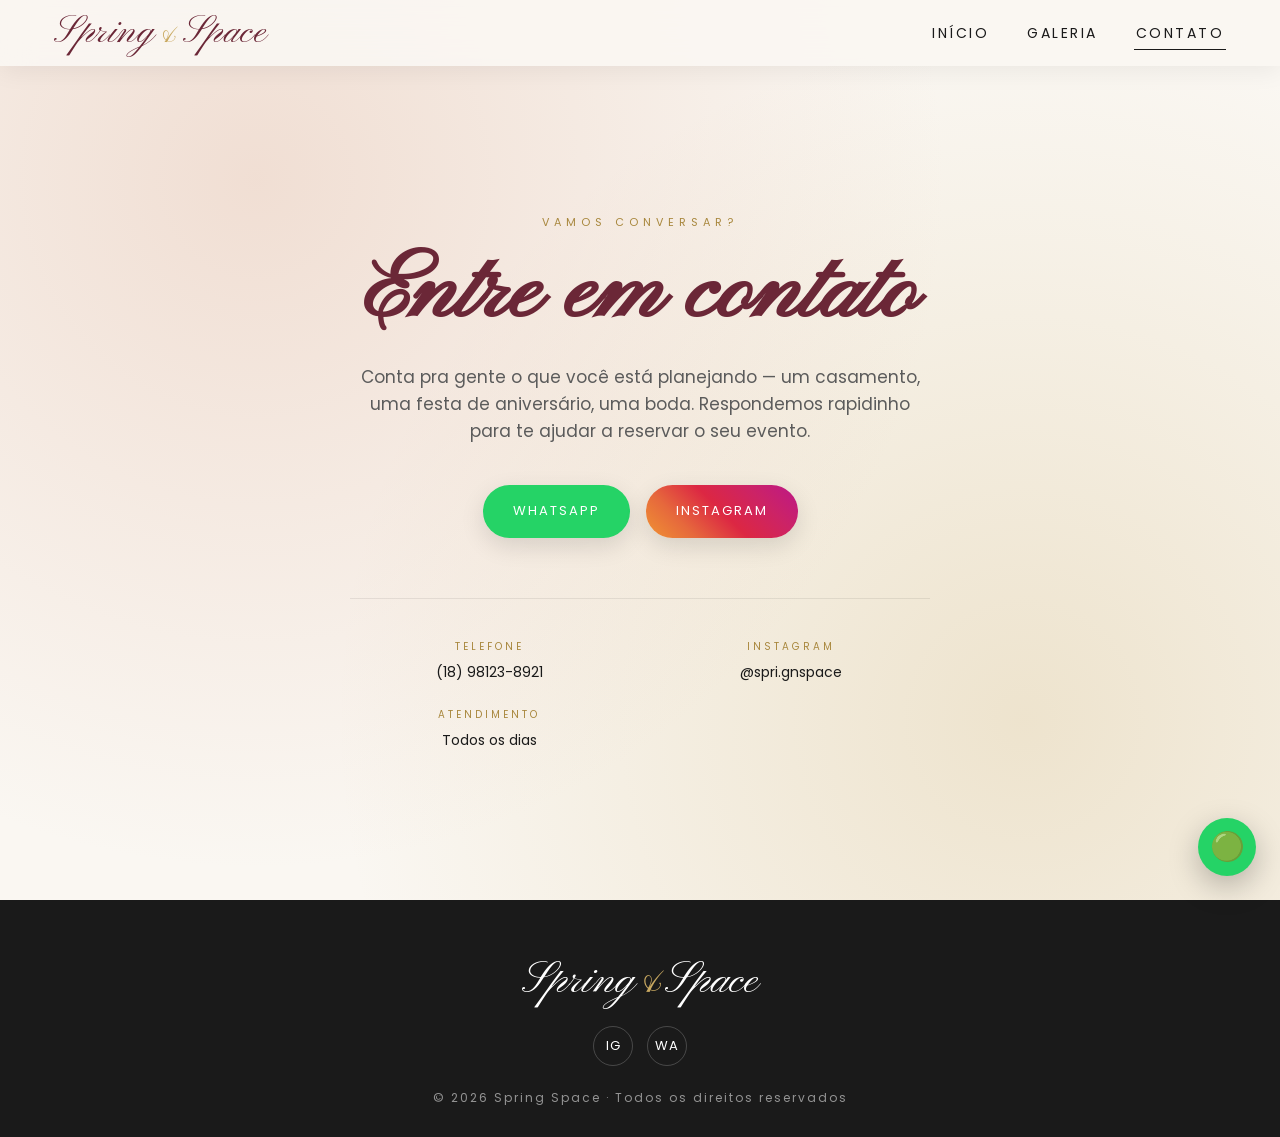
<file: contato.html>
<!DOCTYPE html>
<html lang="pt-br">
<head>
<meta charset="UTF-8">
<meta name="viewport" content="width=device-width, initial-scale=1">
<title>Contato · Spring Space</title>
<meta name="description" content="Entre em contato com o Spring Space pelo WhatsApp ou Instagram e agende uma visita ao espaço.">

<link rel="preconnect" href="https://fonts.googleapis.com">
<link rel="preconnect" href="https://fonts.gstatic.com" crossorigin>
<link href="https://fonts.googleapis.com/css2?family=Playfair+Display:ital,wght@0,400;0,500;0,600;1,400&family=Pinyon+Script&family=Great+Vibes&family=Poppins:wght@300;400;500;600&display=swap" rel="stylesheet">

<link rel="stylesheet" href="css/style.css">
</head>
<body>

<header id="site-header" class="scrolled">
    <div class="logo"><a href="index.html">Spring<span class="amp">&amp;</span>Space</a></div>
    <button class="burger" id="burger" aria-label="Abrir menu"><span></span><span></span><span></span></button>
    <nav id="site-nav">
        <a href="index.html">Início</a>
        <a href="galeria.html">Galeria</a>
        <a href="contato.html" class="active">Contato</a>
    </nav>
</header>

<section class="contato">
    <div class="contato-card reveal">
        <span class="eyebrow">Vamos conversar?</span>
        <h2>Entre em contato</h2>
        <p>Conta pra gente o que você está planejando — um casamento, uma festa de aniversário, uma boda. Respondemos rapidinho para te ajudar a reservar o seu evento.</p>

        <div class="contato-buttons">
            <a href="https://wa.me/5518981238921" class="btn-contato whats" target="_blank" rel="noopener">
                <span>WhatsApp</span>
            </a>
            <a href="https://www.instagram.com/spri.gnspace" class="btn-contato insta" target="_blank" rel="noopener">
                <span>Instagram</span>
            </a>
        </div>

        <div class="contato-info">
            <div>
                <div class="label">Telefone</div>
                <div class="value">(18) 98123-8921</div>
            </div>
            <div>
                <div class="label">Instagram</div>
                <div class="value">@spri.gnspace</div>
            </div>
            <div>
                <div class="label">Atendimento</div>
                <div class="value">Todos os dias</div>
            </div>
        </div>
    </div>
</section>

<footer>
    <div class="foot-sig">Spring<span class="amp">&amp;</span>Space</div>
    <div class="socials">
        <a href="https://www.instagram.com/spri.gnspace" target="_blank" rel="noopener">IG</a>
        <a href="https://wa.me/5518981238921" target="_blank" rel="noopener">WA</a>
    </div>
    <p class="copy">© <span id="year">2026</span> Spring Space · Todos os direitos reservados</p>
</footer>

<a href="https://wa.me/5518981238921" class="whatsapp-float" target="_blank" rel="noopener" aria-label="WhatsApp">🟢</a>
<button class="back-top" aria-label="Voltar ao topo" title="Voltar ao topo">↑</button>

<script src="js/script.js"></script>
</body>
</html>
</file>
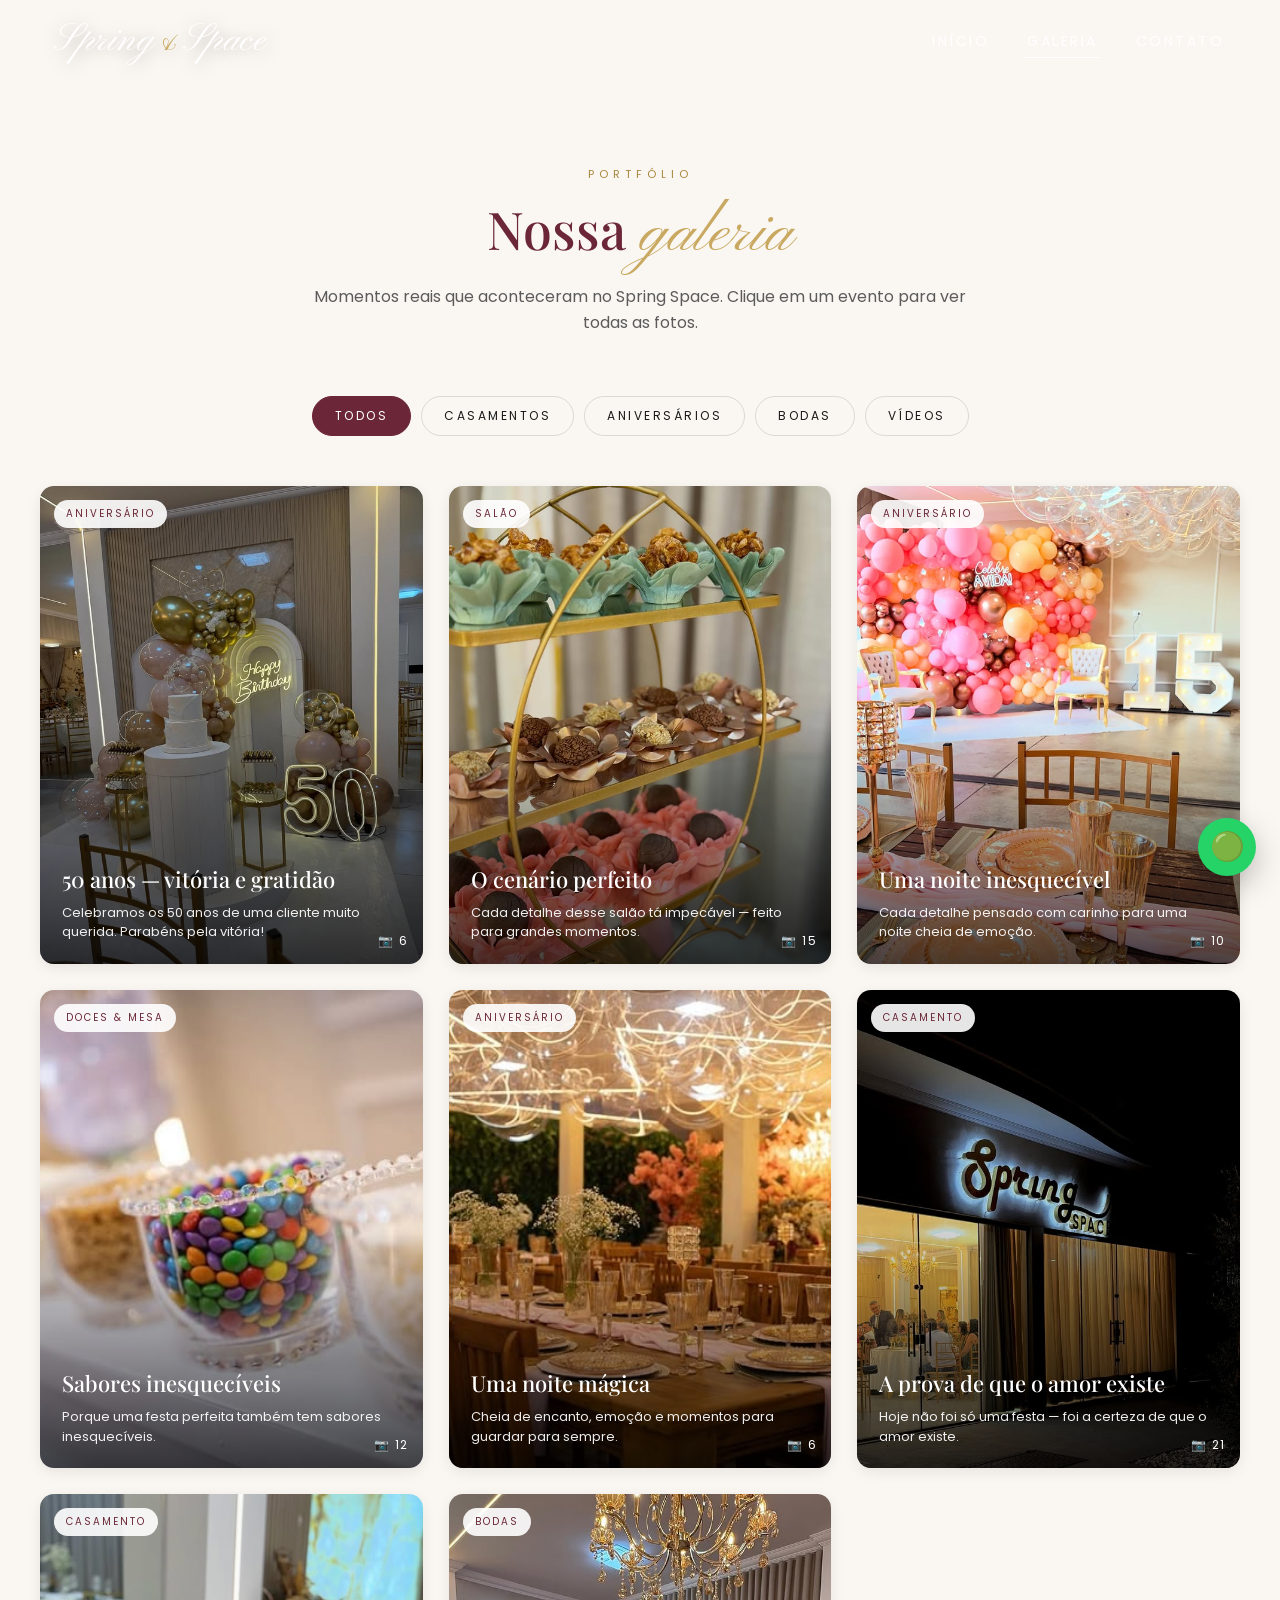
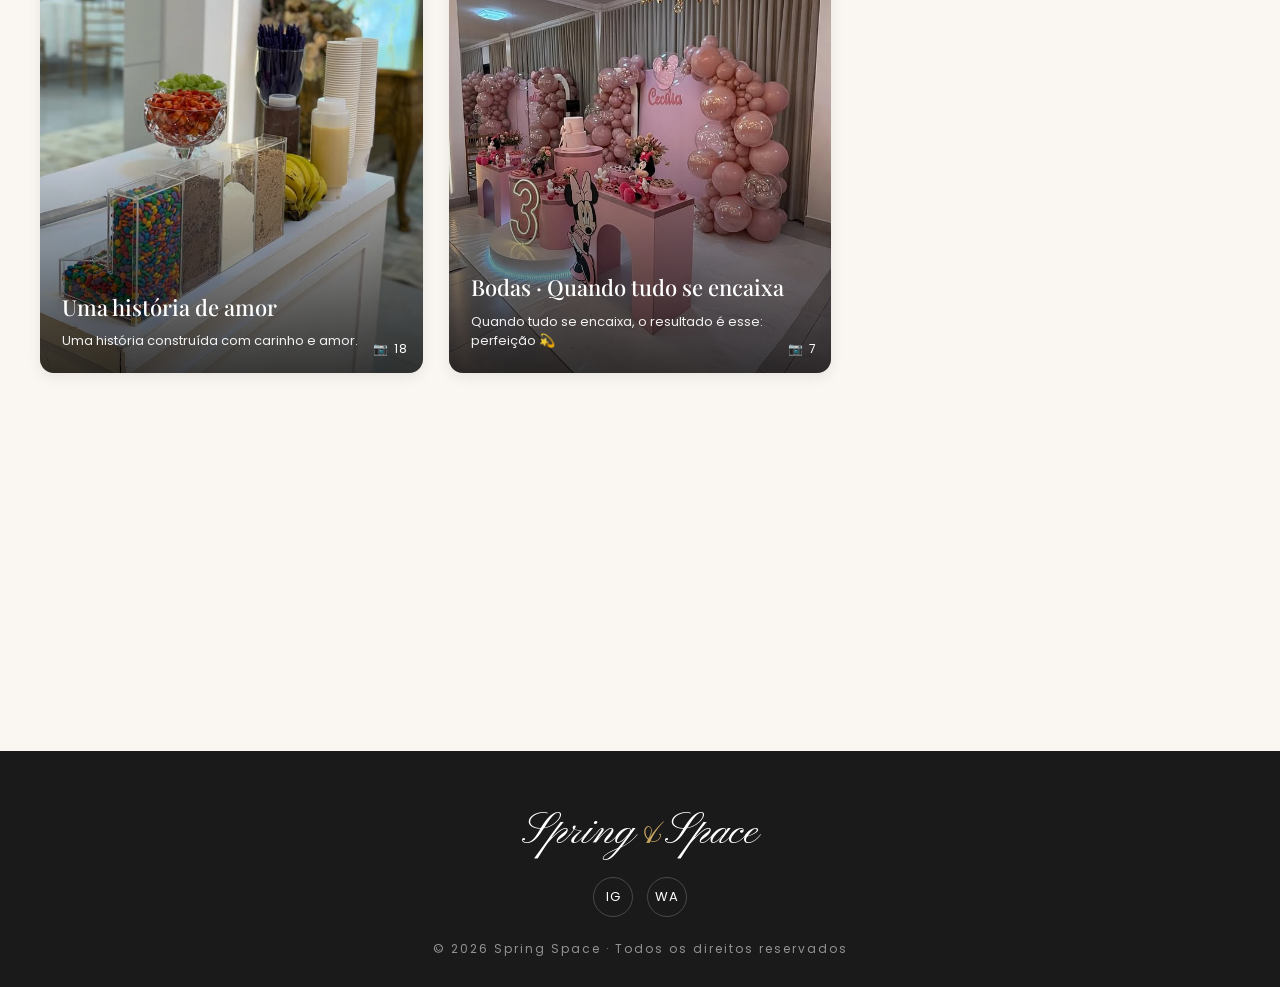
<file: galeria.html>
<!DOCTYPE html>
<html lang="pt-br">
<head>
<meta charset="UTF-8">
<meta name="viewport" content="width=device-width, initial-scale=1">
<title>Galeria · Spring Space</title>
<meta name="description" content="Confira as celebrações que aconteceram no Spring Space: casamentos, aniversários, bodas e festas.">

<link rel="preconnect" href="https://fonts.googleapis.com">
<link rel="preconnect" href="https://fonts.gstatic.com" crossorigin>
<link href="https://fonts.googleapis.com/css2?family=Playfair+Display:ital,wght@0,400;0,500;0,600;1,400&family=Pinyon+Script&family=Great+Vibes&family=Poppins:wght@300;400;500;600&display=swap" rel="stylesheet">

<link rel="stylesheet" href="css/style.css">
</head>
<body>

<header id="site-header">
    <div class="logo"><a href="index.html">Spring<span class="amp">&amp;</span>Space</a></div>
    <button class="burger" id="burger" aria-label="Abrir menu"><span></span><span></span><span></span></button>
    <nav id="site-nav">
        <a href="index.html">Início</a>
        <a href="galeria.html" class="active">Galeria</a>
        <a href="contato.html">Contato</a>
    </nav>
</header>

<section class="galeria-page">
    <div class="container">
        <div class="section-head reveal">
            <span class="eyebrow">Portfólio</span>
            <h2>Nossa <em>galeria</em></h2>
            <p>Momentos reais que aconteceram no Spring Space. Clique em um evento para ver todas as fotos.</p>
        </div>

        <div class="gallery-filters reveal delay-1" id="filters">
            <button class="active" data-filter="todos">Todos</button>
            <button data-filter="casamento">Casamentos</button>
            <button data-filter="aniversario">Aniversários</button>
            <button data-filter="boda">Bodas</button>
            <button data-filter="video">Vídeos</button>
        </div>

        <div class="galeria" id="galeria"></div>
    </div>
</section>

<!-- LIGHTBOX -->
<div class="lightbox" id="lightbox" aria-hidden="true">
    <button class="lightbox-close" id="lb-close" aria-label="Fechar">✕</button>
    <button class="lightbox-prev" id="lb-prev" aria-label="Anterior">‹</button>
    <button class="lightbox-next" id="lb-next" aria-label="Próxima">›</button>
    <div class="lightbox-content" id="lb-content"></div>
    <div class="lightbox-counter" id="lb-counter"></div>
</div>

<footer>
    <div class="foot-sig">Spring<span class="amp">&amp;</span>Space</div>
    <div class="socials">
        <a href="https://www.instagram.com/spri.gnspace" target="_blank" rel="noopener">IG</a>
        <a href="https://wa.me/5518981238921" target="_blank" rel="noopener">WA</a>
    </div>
    <p class="copy">© <span id="year">2026</span> Spring Space · Todos os direitos reservados</p>
</footer>

<a href="https://wa.me/5518981238921" class="whatsapp-float" target="_blank" rel="noopener" aria-label="WhatsApp">🟢</a>
<button class="back-top" aria-label="Voltar ao topo" title="Voltar ao topo">↑</button>

<script src="js/script.js"></script>
</body>
</html>
</file>
<file: css/style.css>
/* =========================================================
   Spring Space — Visual Identity
   Palette: ivory, rose, burgundy, gold, charcoal
   Type:    Playfair Display (serif) + Poppins (body) + Pinyon Script (signature)
   ========================================================= */

:root {
    --ivory: #faf7f2;
    --cream: #f2ebe1;
    --rose:  #e7c6b5;
    --gold:  #c9a961;
    --gold-dark: #a8873d;
    --burgundy: #6b2737;
    --charcoal: #1a1a1a;
    --muted: #5b5b5b;
    --white: #ffffff;
    --shadow-sm: 0 4px 14px rgba(0,0,0,0.08);
    --shadow-md: 0 14px 40px rgba(0,0,0,0.18);
    --shadow-lg: 0 30px 80px rgba(0,0,0,0.35);
    --radius: 14px;
    --ease: cubic-bezier(.22,.61,.36,1);
}

/* RESET */
*, *::before, *::after {
    margin: 0;
    padding: 0;
    box-sizing: border-box;
}

html { scroll-behavior: smooth; }

body {
    font-family: 'Poppins', system-ui, sans-serif;
    background: var(--ivory);
    color: var(--charcoal);
    line-height: 1.6;
    overflow-x: hidden;
    -webkit-font-smoothing: antialiased;
}

img { display: block; max-width: 100%; }

/* =========================================================
   HEADER / NAV
   ========================================================= */
header {
    position: fixed;
    inset: 0 0 auto 0;
    padding: 22px 54px;
    display: flex;
    justify-content: space-between;
    align-items: center;
    z-index: 1000;
    transition: background .4s var(--ease), padding .4s var(--ease), box-shadow .4s var(--ease);
}

header.scrolled {
    background: rgba(250, 247, 242, 0.92);
    backdrop-filter: blur(16px);
    -webkit-backdrop-filter: blur(16px);
    padding: 14px 54px;
    box-shadow: 0 6px 24px rgba(0,0,0,0.06);
}

/* Signature logo */
.logo {
    font-family: 'Pinyon Script', 'Great Vibes', cursive;
    font-weight: 400;
    font-size: clamp(30px, 3vw, 44px);
    color: var(--white);
    letter-spacing: .5px;
    text-shadow: 0 2px 18px rgba(0,0,0,0.35);
    transition: color .4s var(--ease), text-shadow .4s var(--ease);
    line-height: 1;
}
.logo a { color: inherit; text-decoration: none; }
.logo .amp { color: var(--gold); font-size: .85em; margin: 0 .05em; }

header.scrolled .logo {
    color: var(--burgundy);
    text-shadow: none;
}

/* Nav */
nav {
    display: flex;
    gap: 34px;
    align-items: center;
}
nav a {
    color: var(--white);
    text-decoration: none;
    font-size: 14px;
    font-weight: 400;
    letter-spacing: 2.5px;
    text-transform: uppercase;
    position: relative;
    padding: 6px 2px;
    transition: color .3s var(--ease);
}
nav a::after {
    content: "";
    position: absolute;
    left: 0; bottom: 0;
    width: 0%; height: 1.5px;
    background: currentColor;
    transition: width .4s var(--ease);
}
nav a:hover::after,
nav a.active::after { width: 100%; }
header.scrolled nav a { color: var(--charcoal); }

/* Mobile burger */
.burger {
    display: none;
    width: 30px; height: 22px;
    background: transparent;
    border: none;
    cursor: pointer;
    position: relative;
}
.burger span {
    position: absolute;
    left: 0; right: 0;
    height: 2px;
    background: var(--white);
    transition: transform .35s var(--ease), top .35s var(--ease), opacity .2s var(--ease), background .35s var(--ease);
}
.burger span:nth-child(1) { top: 2px; }
.burger span:nth-child(2) { top: 10px; }
.burger span:nth-child(3) { top: 18px; }
header.scrolled .burger span { background: var(--charcoal); }
.burger.open span:nth-child(1) { top: 10px; transform: rotate(45deg); }
.burger.open span:nth-child(2) { opacity: 0; }
.burger.open span:nth-child(3) { top: 10px; transform: rotate(-45deg); }

/* =========================================================
   HERO
   ========================================================= */
.hero {
    position: relative;
    min-height: 100vh;
    display: flex;
    align-items: center;
    justify-content: center;
    text-align: center;
    color: var(--white);
    overflow: hidden;
}
.hero-slides {
    position: absolute; inset: 0;
    z-index: 0;
}
.hero-slide {
    position: absolute; inset: 0;
    background-size: cover;
    background-position: center;
    opacity: 0;
    transform: scale(1.08);
    transition: opacity 1.6s var(--ease), transform 8s ease-out;
}
.hero-slide.active {
    opacity: 1;
    transform: scale(1);
}
.hero::before {
    content: "";
    position: absolute; inset: 0;
    background: linear-gradient(180deg, rgba(0,0,0,.35) 0%, rgba(0,0,0,.55) 100%);
    z-index: 1;
}
.hero-content {
    position: relative;
    z-index: 2;
    padding: 0 24px;
    max-width: 900px;
}
.hero .brand-signature {
    font-family: 'Pinyon Script', 'Great Vibes', cursive;
    font-size: clamp(64px, 11vw, 150px);
    line-height: 1;
    color: var(--white);
    text-shadow: 0 6px 40px rgba(0,0,0,.45);
    opacity: 0;
    transform: translateY(30px);
    animation: signatureIn 1.8s var(--ease) forwards;
}
.hero .brand-signature .amp {
    color: var(--gold);
    font-size: .85em;
    display: inline-block;
    margin: 0 .08em;
}
.hero .kicker {
    display: inline-block;
    font-size: 12px;
    letter-spacing: 5px;
    text-transform: uppercase;
    margin-bottom: 18px;
    color: var(--gold);
    opacity: 0;
    animation: fadeUp .9s var(--ease) .3s forwards;
}
.hero .tagline {
    margin-top: 18px;
    font-family: 'Playfair Display', serif;
    font-weight: 400;
    font-size: clamp(18px, 2.2vw, 26px);
    font-style: italic;
    letter-spacing: .5px;
    opacity: 0;
    animation: fadeUp 1s var(--ease) 1s forwards;
}
.hero .hero-cta {
    margin-top: 36px;
    display: inline-flex;
    gap: 14px;
    flex-wrap: wrap;
    justify-content: center;
    opacity: 0;
    animation: fadeUp 1s var(--ease) 1.4s forwards;
}
.scroll-hint {
    position: absolute;
    bottom: 28px;
    left: 50%;
    transform: translateX(-50%);
    z-index: 2;
    color: var(--white);
    font-size: 11px;
    letter-spacing: 3px;
    text-transform: uppercase;
    opacity: .85;
    display: flex;
    flex-direction: column;
    align-items: center;
    gap: 8px;
}
.scroll-hint .line {
    width: 1px; height: 40px;
    background: var(--white);
    position: relative;
    overflow: hidden;
}
.scroll-hint .line::after {
    content: "";
    position: absolute;
    top: -40px; left: 0;
    width: 100%; height: 40px;
    background: var(--gold);
    animation: scrollLine 2.4s var(--ease) infinite;
}

/* =========================================================
   BUTTONS
   ========================================================= */
.btn {
    position: relative;
    display: inline-flex;
    align-items: center;
    gap: 10px;
    padding: 14px 32px;
    font-size: 12px;
    letter-spacing: 3px;
    text-transform: uppercase;
    text-decoration: none;
    border: 1.5px solid currentColor;
    color: var(--white);
    background: transparent;
    overflow: hidden;
    transition: color .35s var(--ease), border-color .35s var(--ease), transform .35s var(--ease);
    cursor: pointer;
}
.btn::before {
    content: "";
    position: absolute;
    inset: 0;
    background: var(--white);
    transform: translateY(101%);
    transition: transform .45s var(--ease);
    z-index: 0;
}
.btn > * { position: relative; z-index: 1; }
.btn:hover { color: var(--burgundy); border-color: var(--white); }
.btn:hover::before { transform: translateY(0); }

.btn-solid {
    color: var(--charcoal);
    background: var(--gold);
    border-color: var(--gold);
}
.btn-solid::before { background: var(--burgundy); }
.btn-solid:hover { color: var(--white); border-color: var(--burgundy); }

/* =========================================================
   GENERIC SECTION
   ========================================================= */
section { padding: clamp(70px, 10vw, 130px) 24px; }
.container { max-width: 1200px; margin: 0 auto; }

.section-head {
    text-align: center;
    margin-bottom: 60px;
}
.section-head .eyebrow {
    display: inline-block;
    font-size: 11px;
    letter-spacing: 5px;
    text-transform: uppercase;
    color: var(--gold-dark);
    margin-bottom: 14px;
}
.section-head h2 {
    font-family: 'Playfair Display', serif;
    font-weight: 500;
    font-size: clamp(30px, 4.5vw, 52px);
    color: var(--burgundy);
    margin-bottom: 12px;
    line-height: 1.15;
}
.section-head h2 em {
    font-family: 'Pinyon Script', cursive;
    font-style: normal;
    color: var(--gold);
    font-size: 1.25em;
    font-weight: 400;
}
.section-head p {
    max-width: 680px;
    margin: 0 auto;
    color: var(--muted);
    font-size: 16px;
}

/* =========================================================
   ABOUT
   ========================================================= */
.sobre {
    background:
        radial-gradient(circle at 80% 20%, rgba(201,169,97,0.08), transparent 60%),
        var(--ivory);
    position: relative;
}
.sobre-grid {
    display: grid;
    grid-template-columns: 1fr 1fr;
    gap: clamp(30px, 6vw, 80px);
    align-items: center;
}
.sobre-text h2 {
    font-family: 'Playfair Display', serif;
    font-weight: 500;
    font-size: clamp(30px, 4vw, 48px);
    color: var(--burgundy);
    line-height: 1.15;
    margin-bottom: 22px;
}
.sobre-text h2 em {
    font-family: 'Pinyon Script', cursive;
    font-style: normal;
    color: var(--gold);
    font-size: 1.2em;
}
.sobre-text .eyebrow {
    display: inline-block;
    font-size: 11px;
    letter-spacing: 5px;
    text-transform: uppercase;
    color: var(--gold-dark);
    margin-bottom: 14px;
}
.sobre-text p {
    color: var(--muted);
    margin-bottom: 18px;
}
.sobre-image {
    position: relative;
    aspect-ratio: 4/5;
    border-radius: var(--radius);
    overflow: hidden;
    box-shadow: var(--shadow-md);
}
.sobre-image img {
    width: 100%; height: 100%;
    object-fit: cover;
    transition: transform 1.2s var(--ease);
}
.sobre-image:hover img { transform: scale(1.05); }
.sobre-image::before {
    content: "";
    position: absolute;
    inset: -20px;
    border: 2px solid var(--gold);
    border-radius: var(--radius);
    z-index: -1;
    transform: translate(24px, 24px);
}

/* =========================================================
   SERVIÇOS
   ========================================================= */
.servicos { background: var(--cream); }
.servicos-grid {
    display: grid;
    grid-template-columns: repeat(auto-fit, minmax(230px, 1fr));
    gap: 24px;
}
.servico {
    background: var(--white);
    padding: 40px 28px;
    border-radius: var(--radius);
    text-align: center;
    box-shadow: var(--shadow-sm);
    transition: transform .5s var(--ease), box-shadow .5s var(--ease);
    border: 1px solid transparent;
}
.servico:hover {
    transform: translateY(-8px);
    box-shadow: var(--shadow-md);
    border-color: var(--gold);
}
.servico .icon {
    font-size: 32px;
    margin-bottom: 14px;
    display: inline-block;
    transition: transform .5s var(--ease);
}
.servico:hover .icon { transform: scale(1.15) rotate(-6deg); }
.servico h3 {
    font-family: 'Playfair Display', serif;
    font-weight: 500;
    font-size: 20px;
    color: var(--burgundy);
    margin-bottom: 8px;
}
.servico p {
    color: var(--muted);
    font-size: 14px;
}

/* =========================================================
   GALLERY PREVIEW (home)
   ========================================================= */
.preview-grid {
    display: grid;
    grid-template-columns: repeat(3, 1fr);
    gap: 14px;
    margin-bottom: 40px;
}
.preview-grid .tile {
    position: relative;
    overflow: hidden;
    border-radius: var(--radius);
    aspect-ratio: 4/5;
    box-shadow: var(--shadow-sm);
}
.preview-grid .tile:nth-child(1) { grid-row: span 2; aspect-ratio: auto; }
.preview-grid .tile img {
    width: 100%; height: 100%;
    object-fit: cover;
    transition: transform 1.2s var(--ease), filter .6s var(--ease);
}
.preview-grid .tile:hover img { transform: scale(1.08); filter: brightness(.85); }
.preview-grid .tile::after {
    content: "";
    position: absolute;
    inset: 0;
    background: linear-gradient(180deg, transparent 55%, rgba(0,0,0,.55));
    opacity: 0;
    transition: opacity .4s var(--ease);
}
.preview-grid .tile:hover::after { opacity: 1; }
.preview-cta { text-align: center; }

/* =========================================================
   GALERIA (full page)
   ========================================================= */
.galeria-page { padding-top: 160px; }

.gallery-filters {
    display: flex;
    justify-content: center;
    flex-wrap: wrap;
    gap: 10px;
    margin-bottom: 50px;
}
.gallery-filters button {
    background: transparent;
    border: 1px solid rgba(0,0,0,0.12);
    color: var(--charcoal);
    padding: 10px 22px;
    font-size: 12px;
    letter-spacing: 2.5px;
    text-transform: uppercase;
    font-family: inherit;
    cursor: pointer;
    border-radius: 999px;
    transition: all .35s var(--ease);
}
.gallery-filters button:hover { border-color: var(--gold); color: var(--gold-dark); }
.gallery-filters button.active {
    background: var(--burgundy);
    color: var(--white);
    border-color: var(--burgundy);
}

.galeria {
    display: grid;
    grid-template-columns: repeat(auto-fit, minmax(300px, 1fr));
    gap: 26px;
    max-width: 1280px;
    margin: 0 auto;
}

.evento {
    position: relative;
    background: var(--white);
    border-radius: var(--radius);
    overflow: hidden;
    box-shadow: var(--shadow-sm);
    transition: transform .5s var(--ease), box-shadow .5s var(--ease);
    opacity: 0;
    transform: translateY(40px);
    cursor: pointer;
}
.evento.show { opacity: 1; transform: translateY(0); }
.evento:hover {
    transform: translateY(-6px);
    box-shadow: var(--shadow-md);
}
.evento-media {
    position: relative;
    aspect-ratio: 4/5;
    overflow: hidden;
}
.evento-media img, .evento-media video {
    width: 100%; height: 100%;
    object-fit: cover;
    transition: transform 1.2s var(--ease);
}
.evento:hover .evento-media img,
.evento:hover .evento-media video { transform: scale(1.08); }
.evento-media::after {
    content: "";
    position: absolute;
    inset: 0;
    background: linear-gradient(180deg, transparent 50%, rgba(0,0,0,.7));
    pointer-events: none;
}
.evento-badge {
    position: absolute;
    top: 14px; left: 14px;
    background: rgba(255,255,255,.9);
    color: var(--burgundy);
    font-size: 10px;
    letter-spacing: 2px;
    text-transform: uppercase;
    padding: 6px 12px;
    border-radius: 999px;
    z-index: 2;
}
.evento-count {
    position: absolute;
    bottom: 14px; right: 14px;
    color: var(--white);
    font-size: 12px;
    letter-spacing: 1.5px;
    z-index: 2;
    display: flex;
    align-items: center;
    gap: 6px;
}
.evento-caption {
    position: absolute;
    bottom: 0; left: 0; right: 0;
    padding: 28px 22px 22px;
    color: var(--white);
    z-index: 2;
}
.evento-caption h3 {
    font-family: 'Playfair Display', serif;
    font-weight: 500;
    font-size: 22px;
    margin-bottom: 6px;
}
.evento-caption p {
    font-size: 13px;
    opacity: .92;
    line-height: 1.5;
}

/* Video card badge */
.evento.is-video .evento-media::before {
    content: "▶";
    position: absolute;
    top: 50%; left: 50%;
    transform: translate(-50%, -50%);
    z-index: 3;
    width: 68px; height: 68px;
    display: flex;
    align-items: center;
    justify-content: center;
    border-radius: 50%;
    background: rgba(255,255,255,.92);
    color: var(--burgundy);
    font-size: 22px;
    box-shadow: 0 8px 30px rgba(0,0,0,.4);
    transition: transform .4s var(--ease);
}
.evento.is-video:hover .evento-media::before { transform: translate(-50%, -50%) scale(1.1); }

/* Video placeholder (empty state) */
.video-placeholder {
    grid-column: 1 / -1;
    background: linear-gradient(135deg, rgba(107,39,55,.06), rgba(201,169,97,.12));
    border: 2px dashed rgba(107,39,55,.25);
    border-radius: var(--radius);
    padding: 60px 24px;
    text-align: center;
    color: var(--muted);
}
.video-placeholder h3 {
    font-family: 'Playfair Display', serif;
    color: var(--burgundy);
    font-size: 22px;
    margin-bottom: 8px;
}
.video-placeholder code {
    background: rgba(0,0,0,.05);
    padding: 2px 8px;
    border-radius: 4px;
    font-size: 13px;
}

/* =========================================================
   LIGHTBOX
   ========================================================= */
.lightbox {
    position: fixed;
    inset: 0;
    background: rgba(10,10,10,.94);
    display: none;
    justify-content: center;
    align-items: center;
    z-index: 2000;
    padding: 40px 70px;
    opacity: 0;
    transition: opacity .4s var(--ease);
}
.lightbox.open { display: flex; opacity: 1; }
.lightbox-content {
    position: relative;
    max-width: 1100px;
    max-height: 90vh;
    width: 100%;
    display: flex;
    align-items: center;
    justify-content: center;
}
.lightbox-content img,
.lightbox-content video {
    max-width: 100%;
    max-height: 85vh;
    object-fit: contain;
    border-radius: 6px;
    box-shadow: var(--shadow-lg);
    animation: lbIn .4s var(--ease);
}
.lightbox-close,
.lightbox-prev,
.lightbox-next {
    position: absolute;
    background: rgba(255,255,255,.08);
    color: var(--white);
    border: 1px solid rgba(255,255,255,.25);
    width: 48px; height: 48px;
    border-radius: 50%;
    cursor: pointer;
    display: flex;
    align-items: center;
    justify-content: center;
    font-size: 20px;
    font-family: inherit;
    transition: background .3s var(--ease), transform .3s var(--ease);
    z-index: 2;
}
.lightbox-close:hover,
.lightbox-prev:hover,
.lightbox-next:hover { background: var(--gold); color: var(--charcoal); border-color: var(--gold); }
.lightbox-close { top: 24px; right: 24px; }
.lightbox-prev  { left: 24px; top: 50%; transform: translateY(-50%); }
.lightbox-next  { right: 24px; top: 50%; transform: translateY(-50%); }
.lightbox-counter {
    position: absolute;
    bottom: 20px;
    left: 50%;
    transform: translateX(-50%);
    color: rgba(255,255,255,.75);
    font-size: 12px;
    letter-spacing: 2px;
}

/* =========================================================
   CTA STRIP
   ========================================================= */
.cta {
    background:
        linear-gradient(rgba(107,39,55,.75), rgba(107,39,55,.75)),
        var(--bg, #333) center/cover no-repeat;
    color: var(--white);
    text-align: center;
    padding: 120px 24px;
}
.cta h2 {
    font-family: 'Playfair Display', serif;
    font-weight: 500;
    font-size: clamp(28px, 4vw, 46px);
    margin-bottom: 14px;
}
.cta h2 em {
    font-family: 'Pinyon Script', cursive;
    font-style: normal;
    color: var(--gold);
    font-size: 1.25em;
}
.cta p {
    max-width: 600px;
    margin: 0 auto 30px;
    opacity: .92;
}

/* =========================================================
   CONTATO PAGE
   ========================================================= */
.contato {
    min-height: 100vh;
    display: flex;
    align-items: center;
    justify-content: center;
    padding: 140px 24px 80px;
    background:
        radial-gradient(circle at 20% 20%, rgba(231,198,181,.5), transparent 55%),
        radial-gradient(circle at 80% 80%, rgba(201,169,97,.25), transparent 55%),
        var(--ivory);
}
.contato-card {
    max-width: 620px;
    text-align: center;
    padding: 20px;
}
.contato-card .eyebrow {
    display: inline-block;
    font-size: 11px;
    letter-spacing: 5px;
    text-transform: uppercase;
    color: var(--gold-dark);
    margin-bottom: 14px;
}
.contato-card h2 {
    font-family: 'Pinyon Script', cursive;
    font-size: clamp(54px, 8vw, 96px);
    color: var(--burgundy);
    line-height: 1;
    margin-bottom: 22px;
}
.contato-card p {
    color: var(--muted);
    margin-bottom: 40px;
    font-size: 17px;
}
.contato-buttons {
    display: flex;
    gap: 16px;
    flex-wrap: wrap;
    justify-content: center;
}

.btn-contato {
    display: inline-flex;
    align-items: center;
    gap: 12px;
    padding: 16px 30px;
    border-radius: 999px;
    color: var(--white);
    font-size: 13px;
    letter-spacing: 2px;
    text-transform: uppercase;
    text-decoration: none;
    transition: transform .35s var(--ease), box-shadow .35s var(--ease), background .35s var(--ease);
    box-shadow: 0 8px 24px rgba(0,0,0,.12);
}
.btn-contato.whats { background: #25d366; }
.btn-contato.whats:hover { background: #1fb559; transform: translateY(-3px); box-shadow: 0 12px 30px rgba(37,211,102,.4); }
.btn-contato.insta {
    background: linear-gradient(45deg,#f09433 0%,#e6683c 25%,#dc2743 50%,#cc2366 75%,#bc1888 100%);
}
.btn-contato.insta:hover { transform: translateY(-3px); box-shadow: 0 12px 30px rgba(220,39,67,.35); }

.contato-info {
    margin-top: 60px;
    display: grid;
    grid-template-columns: repeat(auto-fit, minmax(180px,1fr));
    gap: 24px;
    border-top: 1px solid rgba(0,0,0,.08);
    padding-top: 40px;
}
.contato-info div { text-align: center; }
.contato-info .label {
    font-size: 10px;
    letter-spacing: 3px;
    text-transform: uppercase;
    color: var(--gold-dark);
    margin-bottom: 6px;
}
.contato-info .value { color: var(--charcoal); font-size: 14px; }

/* =========================================================
   FOOTER
   ========================================================= */
footer {
    background: var(--charcoal);
    color: rgba(255,255,255,.75);
    padding: 60px 24px 30px;
    text-align: center;
}
footer .foot-sig {
    font-family: 'Pinyon Script', cursive;
    color: var(--white);
    font-size: 44px;
    line-height: 1;
    margin-bottom: 10px;
}
footer .foot-sig .amp { color: var(--gold); }
footer .socials {
    display: flex;
    gap: 14px;
    justify-content: center;
    margin: 22px 0;
}
footer .socials a {
    color: var(--white);
    text-decoration: none;
    width: 40px; height: 40px;
    border: 1px solid rgba(255,255,255,.2);
    border-radius: 50%;
    display: inline-flex;
    align-items: center;
    justify-content: center;
    font-size: 13px;
    letter-spacing: 1px;
    transition: background .3s var(--ease), color .3s var(--ease), border-color .3s var(--ease);
}
footer .socials a:hover { background: var(--gold); color: var(--charcoal); border-color: var(--gold); }
footer .copy {
    font-size: 12px;
    letter-spacing: 2px;
    opacity: .7;
}

/* =========================================================
   BACK TO TOP
   ========================================================= */
.back-top {
    position: fixed;
    left: 24px;
    bottom: 24px;
    width: 48px;
    height: 48px;
    border-radius: 50%;
    background: var(--burgundy);
    color: var(--white);
    border: none;
    cursor: pointer;
    display: flex;
    align-items: center;
    justify-content: center;
    font-size: 20px;
    z-index: 999;
    opacity: 0;
    pointer-events: none;
    transform: translateY(20px);
    transition: opacity .4s var(--ease), transform .4s var(--ease), background .3s var(--ease);
    box-shadow: 0 10px 24px rgba(0,0,0,.25);
    font-family: inherit;
}
.back-top.show {
    opacity: 1;
    pointer-events: auto;
    transform: translateY(0);
}
.back-top:hover {
    background: var(--gold);
    color: var(--charcoal);
}

/* =========================================================
   FLOAT WHATSAPP
   ========================================================= */
.whatsapp-float {
    position: fixed;
    bottom: 24px;
    right: 24px;
    width: 58px; height: 58px;
    background: #25d366;
    color: var(--white);
    border-radius: 50%;
    display: flex;
    align-items: center;
    justify-content: center;
    font-size: 28px;
    text-decoration: none;
    box-shadow: 0 10px 30px rgba(0,0,0,.25);
    z-index: 999;
    transition: transform .4s var(--ease), box-shadow .4s var(--ease);
    animation: pulse 2.2s ease-in-out infinite;
}
.whatsapp-float:hover {
    transform: scale(1.1);
    box-shadow: 0 14px 40px rgba(37,211,102,.5);
}

/* =========================================================
   REVEAL ON SCROLL
   ========================================================= */
.reveal {
    opacity: 0;
    transform: translateY(36px);
    transition: opacity 1s var(--ease), transform 1s var(--ease);
}
.reveal.visible {
    opacity: 1;
    transform: translateY(0);
}
.reveal.delay-1 { transition-delay: .15s; }
.reveal.delay-2 { transition-delay: .3s; }
.reveal.delay-3 { transition-delay: .45s; }

/* =========================================================
   KEYFRAMES
   ========================================================= */
@keyframes fadeUp {
    from { opacity: 0; transform: translateY(24px); }
    to   { opacity: 1; transform: translateY(0); }
}
@keyframes signatureIn {
    0%   { opacity: 0; transform: translateY(30px) scale(.95); letter-spacing: 8px; }
    60%  { opacity: 1; letter-spacing: 1px; }
    100% { opacity: 1; transform: translateY(0) scale(1); letter-spacing: .5px; }
}
@keyframes scrollLine {
    0%   { top: -40px; }
    100% { top: 40px; }
}
@keyframes lbIn {
    from { opacity: 0; transform: scale(.96); }
    to   { opacity: 1; transform: scale(1); }
}
@keyframes pulse {
    0%, 100% { box-shadow: 0 10px 30px rgba(0,0,0,.25), 0 0 0 0 rgba(37,211,102,.45); }
    50%      { box-shadow: 0 10px 30px rgba(0,0,0,.25), 0 0 0 16px rgba(37,211,102,0); }
}

/* =========================================================
   RESPONSIVE — mantém o layout de PC também no tablet/celular.
   Só diminuímos paddings, fontes e gaps — nunca empilhamos colunas.
   ========================================================= */
@media (max-width: 900px) {
    header { padding: 16px 22px; gap: 12px; }
    header.scrolled { padding: 12px 22px; }

    nav { gap: 18px; }
    nav a { font-size: 12px; letter-spacing: 1.8px; }

    .logo { font-size: clamp(26px, 6vw, 36px); }

    /* Keep 2-col about on tablets, tighter gap */
    .sobre-grid { gap: 32px; }
    .sobre-image::before { inset: -10px; transform: translate(10px, 10px); }

    /* Keep 3-col preview on tablet */
    .preview-grid { gap: 10px; }

    /* Galeria: aperta o minmax para caber mais colunas */
    .galeria { grid-template-columns: repeat(2, 1fr); gap: 16px; }
    .evento-caption { padding: 22px 16px 16px; }
    .evento-caption h3 { font-size: 18px; }
    .evento-caption p { font-size: 12px; }

    .lightbox { padding: 24px 14px; }
    .lightbox-prev { left: 10px; }
    .lightbox-next { right: 10px; }

    section { padding: 70px 20px; }
}

@media (max-width: 600px) {
    header { padding: 12px 16px; }
    header.scrolled { padding: 10px 16px; }
    nav { gap: 12px; }
    nav a {
        font-size: 10.5px;
        letter-spacing: 1.2px;
        padding: 4px 2px;
    }
    .logo { font-size: clamp(22px, 5.5vw, 30px); }

    .hero .hero-cta { gap: 10px; }
    .btn { padding: 11px 20px; font-size: 11px; letter-spacing: 2px; }

    /* Even on tiny screens we keep 2 columns side by side */
    .sobre-grid { grid-template-columns: 1fr 1fr; gap: 20px; }
    .sobre-text h2 { font-size: clamp(22px, 5vw, 30px); }
    .sobre-text p { font-size: 13px; }

    .servicos-grid { grid-template-columns: repeat(2, 1fr); gap: 14px; }
    .servico { padding: 26px 16px; }
    .servico h3 { font-size: 17px; }
    .servico p { font-size: 12px; }

    .preview-grid { grid-template-columns: repeat(3, 1fr); gap: 8px; }
    .preview-grid .tile:nth-child(1) { grid-row: span 2; aspect-ratio: auto; }

    .galeria { grid-template-columns: repeat(2, 1fr); gap: 12px; }
    .evento-badge { font-size: 9px; padding: 5px 9px; }
    .evento-count { font-size: 11px; }
    .evento-caption { padding: 18px 12px 12px; }
    .evento-caption h3 { font-size: 15px; }
    .evento-caption p { font-size: 11px; line-height: 1.4; }

    .gallery-filters button {
        padding: 8px 14px;
        font-size: 10px;
        letter-spacing: 1.5px;
    }

    section { padding: 54px 14px; }
    .container { padding: 0; }

    .whatsapp-float { width: 50px; height: 50px; font-size: 22px; bottom: 16px; right: 16px; }
    .back-top { width: 42px; height: 42px; font-size: 18px; left: 16px; bottom: 16px; }

    .contato-buttons { gap: 10px; }
    .btn-contato { padding: 13px 22px; font-size: 11px; letter-spacing: 1.5px; }
    .contato-info { grid-template-columns: repeat(3, 1fr); gap: 12px; }
    .contato-info .label { font-size: 9px; letter-spacing: 1.8px; }
    .contato-info .value { font-size: 12px; }

    footer .foot-sig { font-size: 34px; }
}

@media (prefers-reduced-motion: reduce) {
    *, *::before, *::after {
        animation: none !important;
        transition: none !important;
    }
    .hero-slide { opacity: 1; }
    .hero-slide:not(.active) { opacity: 0; }
}
</file>
